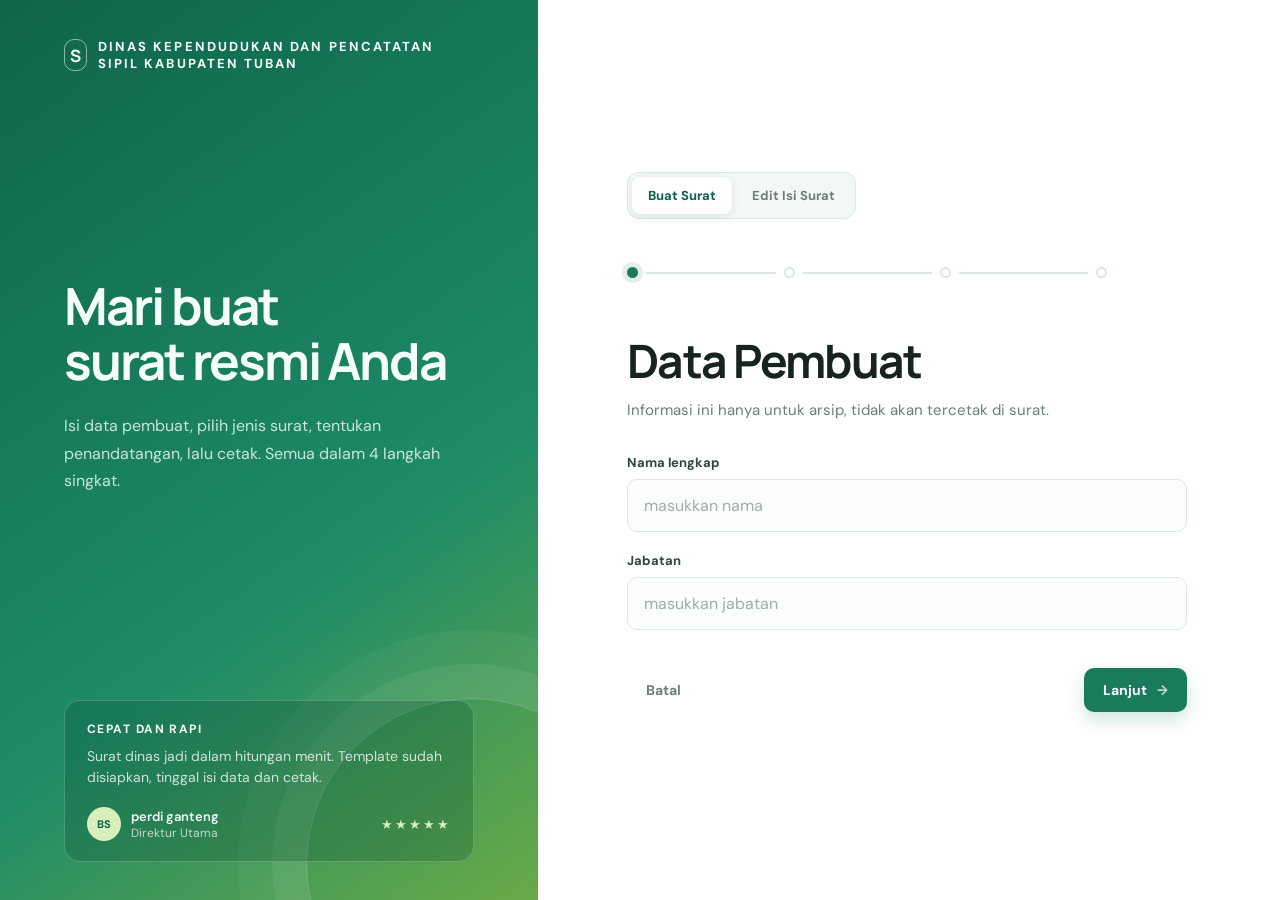
<file: client/index.html>
<!DOCTYPE html>
<html lang="id">
<head>
<meta charset="utf-8">
<meta name="viewport" content="width=device-width,initial-scale=1">
<title>Mulai · SuratApp</title>
<link rel="stylesheet" href="style.css">
</head>
<body>
<div class="split">

  <!-- LEFT -->
  <aside class="split-left">
    <a href="dashboard.html" class="brand">
      <span class="brand-mark">S</span> DINAS KEPENDUDUKAN DAN PENCATATAN SIPIL KABUPATEN TUBAN 
    </a>

    <div class="split-left-content">
      <h1>Mari buat<br>surat resmi Anda</h1>
      <p class="sub">Isi data pembuat, pilih jenis surat, tentukan penandatangan, lalu cetak. Semua dalam 4 langkah singkat.</p>
    </div>

    <div class="quote-card">
      <div class="q-title">Cepat dan rapi</div>
      <div class="q-body">Surat dinas jadi dalam hitungan menit. Template sudah disiapkan, tinggal isi data dan cetak.</div>
      <div class="q-author">
        <div class="avatar">BS</div>
        <div>
          <div style="font-weight:600">perdi ganteng</div>
          <div style="color:rgba(255,255,255,.7);font-size:12px">Direktur Utama</div>
        </div>
        <div class="stars">★★★★★</div>
      </div>
    </div>
  </aside>

  <!-- RIGHT -->
  <main class="split-right">
    <nav class="category-nav" aria-label="Kategori SuratApp">
      <span class="category-link active" aria-current="page">Buat Surat</span>
      <a class="category-link" href="template.html">Edit Isi Surat</a>
    </nav>

    <div class="progress">
      <div class="progress-step active">
        <div class="progress-dot"></div>
        <div class="progress-line"></div>
      </div>
      <div class="progress-step">
        <div class="progress-dot"></div>
        <div class="progress-line"></div>
      </div>
      <div class="progress-step">
        <div class="progress-dot"></div>
        <div class="progress-line"></div>
      </div>
      <div class="progress-step">
        <div class="progress-dot"></div>
      </div>
    </div>

    <h1 class="form-title">Data Pembuat</h1>
    <p class="form-sub">Informasi ini hanya untuk arsip, tidak akan tercetak di surat.</p>

    <form id="form">
      <div class="form-grid">
        <div class="field full">
          <label for="nama">Nama lengkap</label>
          <input id="nama" type="text" name="nama" placeholder="masukkan nama" autocomplete="name" required>
        </div>

        <div class="field full">
          <label for="jabatan">Jabatan</label>
          <input id="jabatan" type="text" name="jabatan" placeholder="masukkan jabatan" autocomplete="organization-title" required>
        </div>
      </div>

      <div class="actions">
        <a class="btn btn-ghost" href="dashboard.html">Batal</a>
        <button type="submit" class="btn btn-primary">
          Lanjut <span style="opacity:.7">→</span>
        </button>
      </div>
    </form>
  </main>

</div>

<script src="data.js"></script>
<script>
  document.getElementById("form").addEventListener("submit", (e) => {
    e.preventDefault();
    const fd = new FormData(e.target);
    const pembuat = {
      nama: fd.get("nama").trim(),
      jabatan: fd.get("jabatan").trim(),
    };
    clearSession();
    patchSession({ pembuat });
    location.href = "jenis.html";
  });
</script>
</body>
</html>
</file>
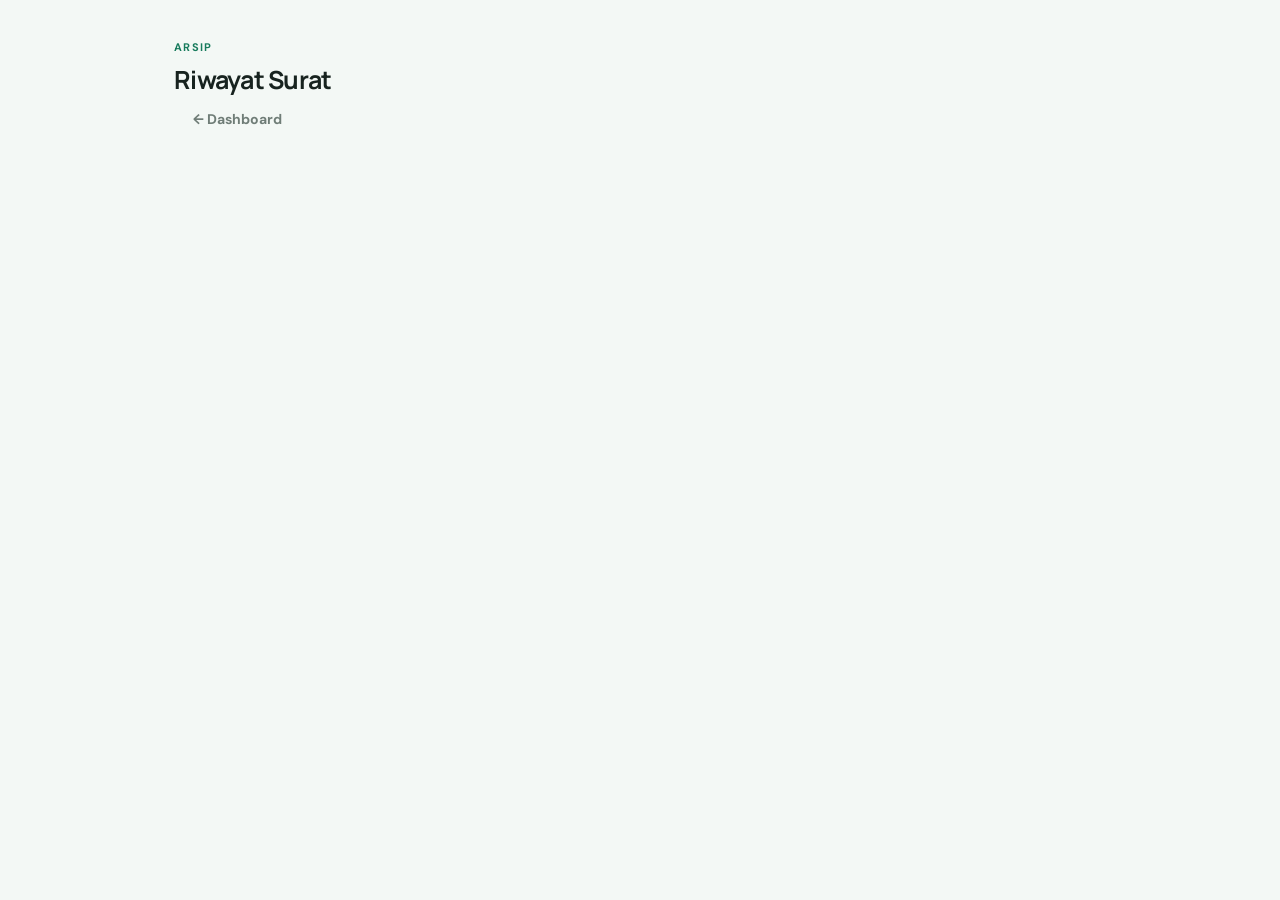
<file: client/arsip.html>
<!DOCTYPE html>
<html lang="id">
<head>
<meta charset="utf-8">
<meta name="viewport" content="width=device-width,initial-scale=1">
<title>Arsip Surat · SuratApp</title>
<link rel="stylesheet" href="style.css">
<style>
  .archive-shell {
    max-width: 980px;
    margin: 0 auto;
    padding: 40px 24px 80px;
  }
  .archive-list {
    display: grid;
    gap: 16px;
    margin-top: 24px;
  }
  .archive-item {
    padding: 20px 22px;
    border: 1px solid var(--line);
    border-radius: 14px;
    background: var(--paper);
  }
  .archive-item h3 {
    margin: 0 0 8px;
    font-size: 22px;
    letter-spacing: -.03em;
  }
  .archive-meta {
    color: var(--muted);
    line-height: 1.6;
    font-size: 14px;
  }
</style>
</head>
<body>
  <div class="archive-shell">
    <div class="dashboard-top" style="margin-bottom:0;">
      <div>
        <div class="preview-eyebrow">Arsip</div>
        <h1 class="preview-title" style="text-align:left; margin-top:8px;">Riwayat Surat</h1>
      </div>
      <a href="dashboard.html" class="btn btn-ghost">← Dashboard</a>
    </div>

    <div id="archive-list" class="archive-list"></div>
  </div>

  <script src="data.js"></script>
  <script>
    const list = document.getElementById("archive-list");
    let letters = [];
    try {
      letters = JSON.parse(localStorage.getItem("suratapp_letters")) || [];
    } catch (error) {
      letters = [];
    }

    if (!letters.length) {
      list.innerHTML = '<div class="archive-item"><h3>Belum ada surat</h3><p class="archive-meta">Surat yang dibuat akan otomatis masuk ke sini.</p></div>';
      return;
    }

    list.innerHTML = letters.map((letter) => {
      const template = getTemplates().find((item) => item.key === letter.template_key) || { nama: "Template" };
      return `
        <article class="archive-item">
          <h3>${escapeHtml(letter.nomor_surat || letter.id)}</h3>
          <div class="archive-meta">
            <div><strong>Jenis:</strong> ${escapeHtml(template.nama)}</div>
            <div><strong>Penandatangan:</strong> ${escapeHtml(letter.signer_nama || "-")}</div>
            <div><strong>Pembuat:</strong> ${escapeHtml(letter.created_by || "-")}</div>
            <div><strong>Status:</strong> ${escapeHtml(letter.status || "final")}</div>
          </div>
        </article>
      `;
    }).join("");
  </script>
</body>
</html>
</file>
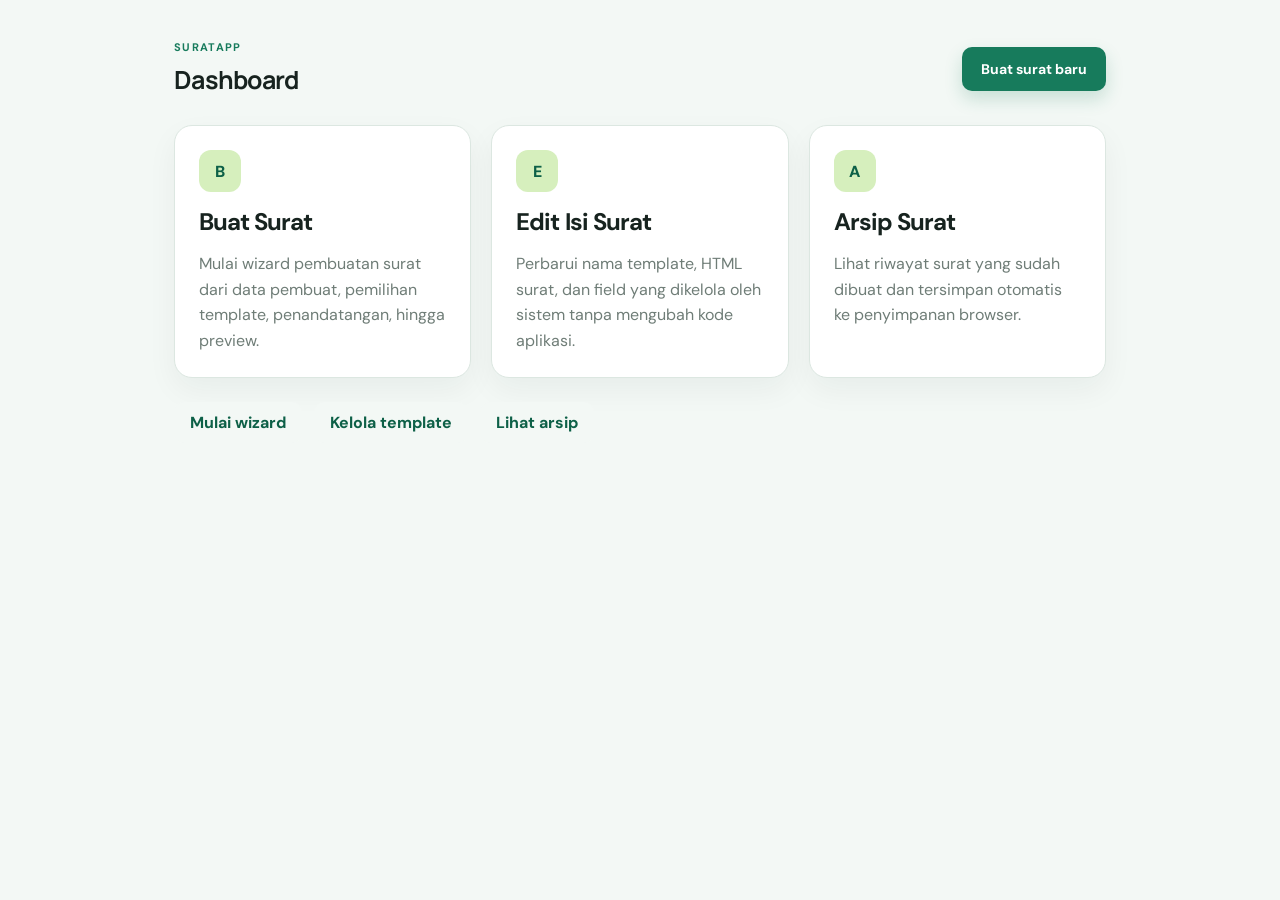
<file: client/dashboard.html>
<!DOCTYPE html>
<html lang="id">
<head>
<meta charset="utf-8">
<meta name="viewport" content="width=device-width,initial-scale=1">
<title>Dashboard · SuratApp</title>
<link rel="stylesheet" href="style.css">
<style>
  .dashboard-shell {
    max-width: 980px;
    margin: 0 auto;
    padding: 40px 24px 80px;
  }
  .dashboard-top {
    display: flex;
    align-items: center;
    justify-content: space-between;
    gap: 16px;
    margin-bottom: 28px;
  }
  .dashboard-grid {
    display: grid;
    grid-template-columns: repeat(auto-fit, minmax(260px, 1fr));
    gap: 20px;
  }
  .dash-card {
    display: flex;
    flex-direction: column;
    gap: 14px;
    padding: 24px;
    border: 1px solid var(--line);
    border-radius: 18px;
    background: var(--paper);
    box-shadow: 0 12px 30px rgba(18, 43, 34, 0.05);
    text-decoration: none;
    color: inherit;
  }
  .dash-badge {
    display: inline-flex;
    align-items: center;
    justify-content: center;
    width: 42px;
    height: 42px;
    border-radius: 12px;
    background: var(--lime);
    color: var(--green-dark);
    font-weight: 800;
  }
  .dash-card h2 {
    margin: 0;
    font-size: 24px;
    letter-spacing: -.04em;
  }
  .dash-card p {
    margin: 0;
    color: var(--muted);
    line-height: 1.6;
  }
  .action-row {
    margin-top: 24px;
    display: flex;
    gap: 12px;
    flex-wrap: wrap;
  }
  .mini-btn {
    display: inline-flex;
    align-items: center;
    justify-content: center;
    padding: 10px 16px;
    border-radius: 10px;
    background: var(--mist);
    color: var(--green-dark);
    text-decoration: none;
    font-weight: 700;
  }
</style>
</head>
<body>
  <div class="dashboard-shell">
    <div class="dashboard-top">
      <div>
        <div class="preview-eyebrow">SuratApp</div>
        <h1 class="preview-title" style="text-align:left; margin-top:8px;">Dashboard</h1>
      </div>
      <a href="index.html" class="btn btn-primary">Buat surat baru</a>
    </div>

    <div class="dashboard-grid">
      <a class="dash-card" href="index.html">
        <span class="dash-badge">B</span>
        <h2>Buat Surat</h2>
        <p>Mulai wizard pembuatan surat dari data pembuat, pemilihan template, penandatangan, hingga preview.</p>
      </a>

      <a class="dash-card" href="template.html">
        <span class="dash-badge">E</span>
        <h2>Edit Isi Surat</h2>
        <p>Perbarui nama template, HTML surat, dan field yang dikelola oleh sistem tanpa mengubah kode aplikasi.</p>
      </a>

      <a class="dash-card" href="arsip.html">
        <span class="dash-badge">A</span>
        <h2>Arsip Surat</h2>
        <p>Lihat riwayat surat yang sudah dibuat dan tersimpan otomatis ke penyimpanan browser.</p>
      </a>
    </div>

    <div class="action-row">
      <a class="mini-btn" href="index.html">Mulai wizard</a>
      <a class="mini-btn" href="template.html">Kelola template</a>
      <a class="mini-btn" href="arsip.html">Lihat arsip</a>
    </div>
  </div>
</body>
</html>
</file>
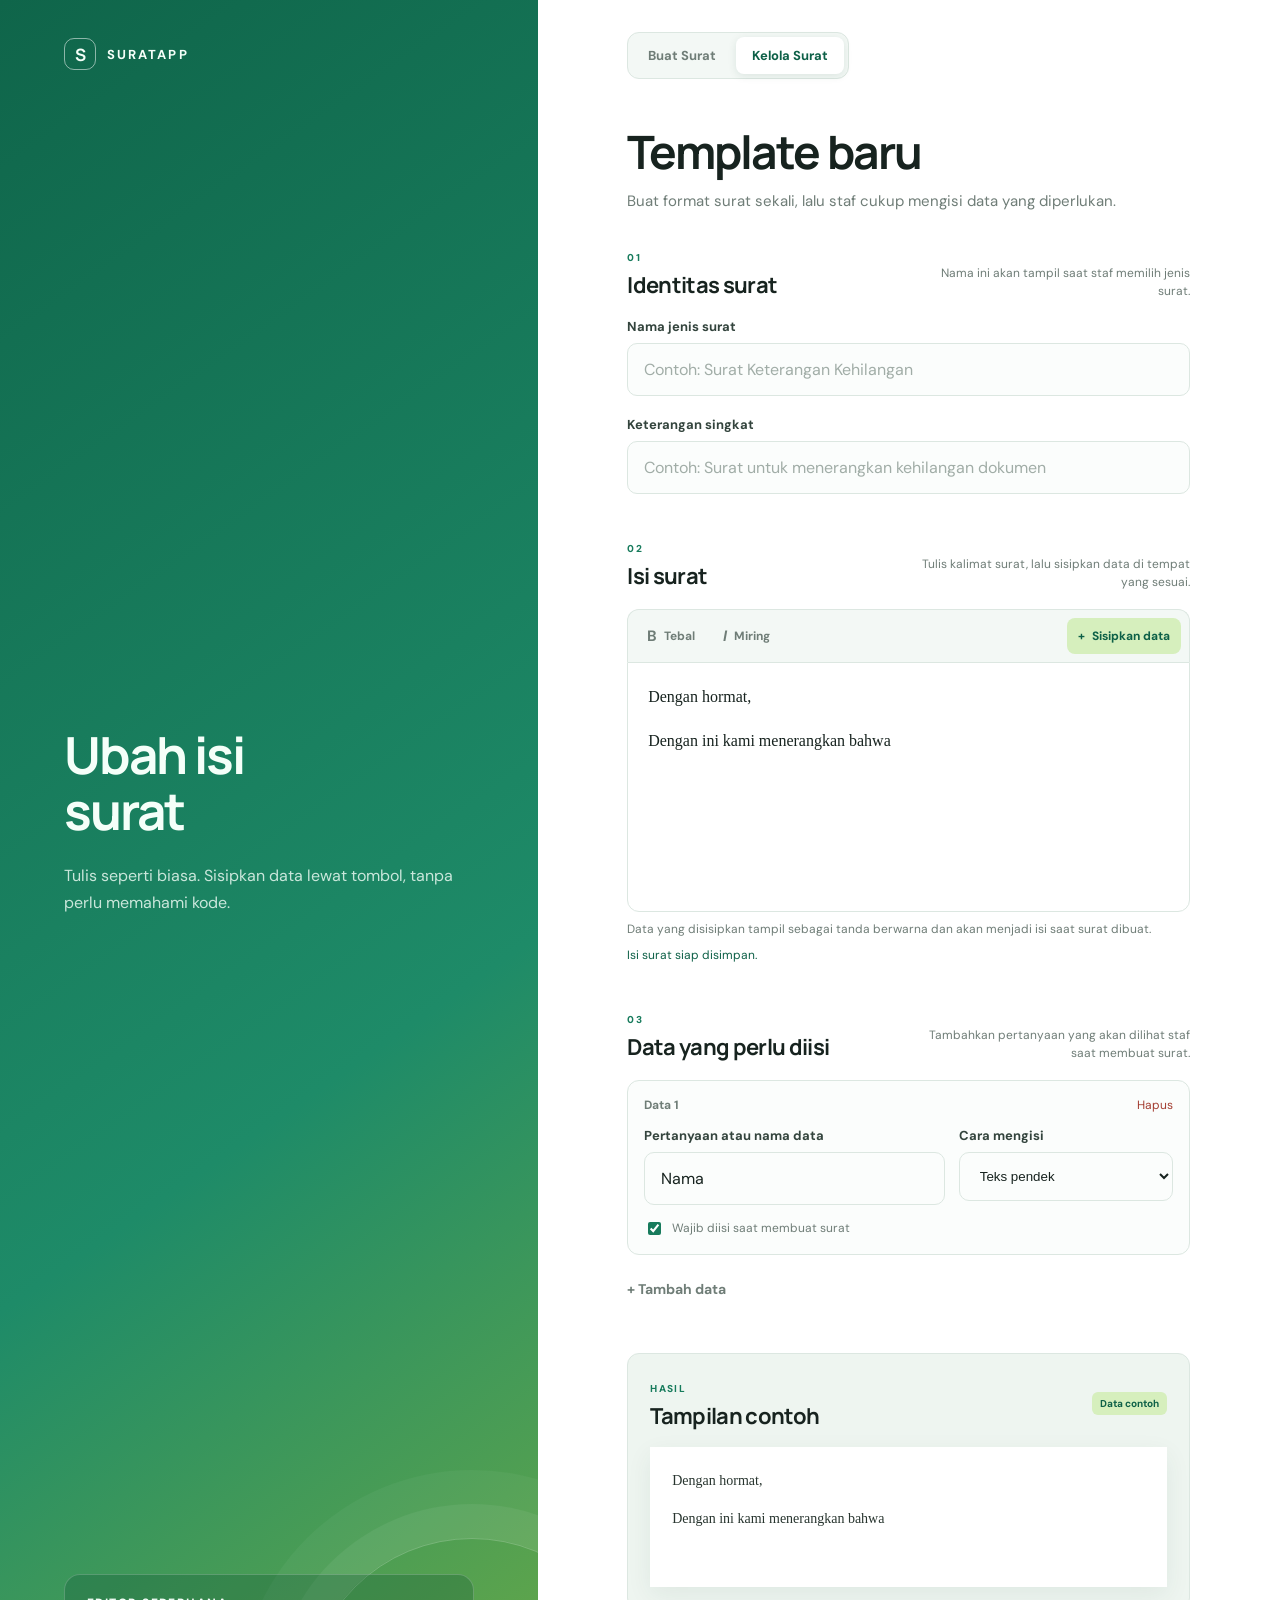
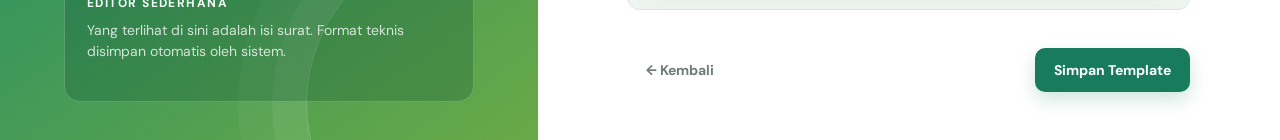
<file: client/edit.html>
<!DOCTYPE html>
<html lang="id">
<head>
<meta charset="utf-8">
<meta name="viewport" content="width=device-width,initial-scale=1">
<title>Editor Template · SuratApp</title>
<link rel="stylesheet" href="style.css">
</head>
<body>
<div class="split">
  <aside class="split-left">
    <a href="dashboard.html" class="brand"><span class="brand-mark">S</span> SURATAPP</a>
    <div class="split-left-content">
      <h1>Ubah isi<br>surat</h1>
      <p class="sub">Tulis seperti biasa. Sisipkan data lewat tombol, tanpa perlu memahami kode.</p>
    </div>
    <div class="quote-card">
      <div class="q-title">Editor sederhana</div>
      <div class="q-body">Yang terlihat di sini adalah isi surat. Format teknis disimpan otomatis oleh sistem.</div>
    </div>
  </aside>

  <main class="split-right">
    <nav class="category-nav" aria-label="Kategori SuratApp">
      <a class="category-link" href="index.html">Buat Surat</a>
      <span class="category-link active" aria-current="page">Kelola Surat</span>
    </nav>

    <h1 class="form-title" id="page-title">Template baru</h1>
    <p class="form-sub">Buat format surat sekali, lalu staf cukup mengisi data yang diperlukan.</p>

    <form id="template-editor-form" novalidate>
      <section class="editor-section">
        <div class="section-heading"><div><span class="section-kicker">01</span><h2>Identitas surat</h2></div><p>Nama ini akan tampil saat staf memilih jenis surat.</p></div>
        <div class="form-grid editor-width">
          <div class="field full"><label for="template-nama">Nama jenis surat</label><input id="template-nama" name="nama" type="text" placeholder="Contoh: Surat Keterangan Kehilangan" required></div>
          <div class="field full"><label for="template-deskripsi">Keterangan singkat</label><input id="template-deskripsi" name="deskripsi" type="text" placeholder="Contoh: Surat untuk menerangkan kehilangan dokumen"></div>
          <input id="template-key" name="key" type="hidden">
        </div>
      </section>

      <section class="editor-section">
        <div class="section-heading"><div><span class="section-kicker">02</span><h2>Isi surat</h2></div><p>Tulis kalimat surat, lalu sisipkan data di tempat yang sesuai.</p></div>
        <div class="editor-width">
          <div class="editor-toolbar" role="toolbar" aria-label="Format isi surat">
            <button type="button" class="toolbar-button" data-command="bold"><strong>B</strong><span>Tebal</span></button>
            <button type="button" class="toolbar-button" data-command="italic"><em>I</em><span>Miring</span></button>
            <button type="button" class="toolbar-button toolbar-insert" id="insert-field-button">+ <span>Sisipkan data</span></button>
          </div>
          <div id="template-editor" class="template-editor" contenteditable="true" role="textbox" aria-multiline="true" data-placeholder="Contoh: Dengan hormat,&#10;&#10;Dengan ini kami menerangkan bahwa ..."></div>
          <p class="editor-hint">Data yang disisipkan tampil sebagai tanda berwarna dan akan menjadi isi saat surat dibuat.</p>
          <p id="editor-status" class="editor-status" role="status"></p>
        </div>
      </section>

      <section class="editor-section">
        <div class="section-heading"><div><span class="section-kicker">03</span><h2>Data yang perlu diisi</h2></div><p>Tambahkan pertanyaan yang akan dilihat staf saat membuat surat.</p></div>
        <div id="field-list" class="field-list editor-width"></div>
        <button type="button" class="btn btn-ghost add-field-button" id="add-field-button">+ Tambah data</button>
      </section>

      <section class="editor-preview editor-width">
        <div class="preview-heading"><div><span class="section-kicker">HASIL</span><h2>Tampilan contoh</h2></div><span class="preview-badge">Data contoh</span></div>
        <div id="template-preview" class="template-preview"></div>
      </section>

      <div class="actions editor-width"><a class="btn btn-ghost" href="template.html">← Kembali</a><button type="submit" class="btn btn-primary">Simpan Template</button></div>
    </form>
  </main>
</div>

<div id="field-dialog" class="field-dialog" hidden>
  <div class="dialog-backdrop" data-close-dialog></div>
  <section class="dialog-panel" role="dialog" aria-modal="true" aria-labelledby="dialog-title">
    <button type="button" class="dialog-close" data-close-dialog aria-label="Tutup">×</button>
    <span class="section-kicker">SISIPKAN KE SURAT</span><h2 id="dialog-title">Pilih data</h2><p>Data ini akan menjadi pertanyaan yang diisi staf.</p>
    <div id="dialog-field-list" class="dialog-field-list"></div><p id="dialog-empty" class="dialog-empty" hidden>Tambahkan data terlebih dahulu di bagian bawah.</p>
  </section>
</div>

<script src="data.js"></script>
<script src="edit.js"></script>
</body>
</html>
</file>
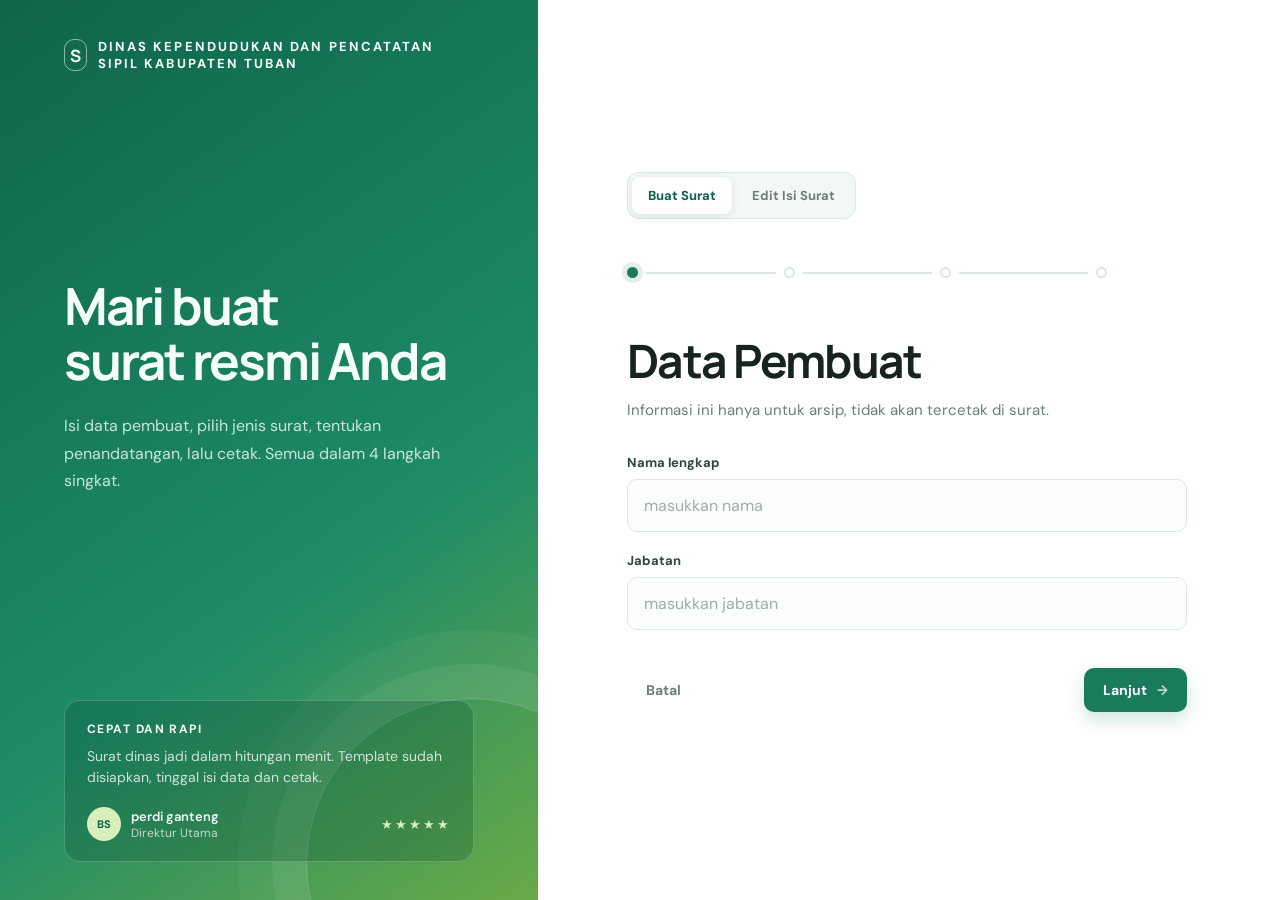
<file: client/form.html>
<!DOCTYPE html>
<html lang="id">
<head>
<meta charset="utf-8">
<meta name="viewport" content="width=device-width,initial-scale=1">
<title>Isi Data Surat · SuratApp</title>
<link rel="stylesheet" href="style.css">
</head>
<body>
<div class="split">
  <aside class="split-left">
    <a href="dashboard.html" class="brand"><span class="brand-mark">S</span> SURATAPP</a>
    <div class="split-left-content">
      <h1>Lengkapi<br>data surat</h1>
      <p class="sub">Isi field yang tersedia. Format dan isi surat akan dirender otomatis dari template yang sudah dipilih.</p>
    </div>
    <div class="quote-card">
      <div class="q-title">Langkah 4 dari 4</div>
      <div class="q-body">Data yang Anda isi akan menjadi isi surat, sedangkan data pembuat hanya tersimpan untuk arsip.</div>
    </div>
  </aside>

  <main class="split-right">
    <nav class="category-nav" aria-label="Kategori SuratApp">
      <span class="category-link active" aria-current="page">Buat Surat</span>
      <a class="category-link" href="template.html">Edit Isi Surat</a>
    </nav>

    <div class="progress">
      <div class="progress-step active"><div class="progress-dot"></div><div class="progress-line"></div></div>
      <div class="progress-step active"><div class="progress-dot"></div><div class="progress-line"></div></div>
      <div class="progress-step active"><div class="progress-dot"></div><div class="progress-line"></div></div>
      <div class="progress-step active"><div class="progress-dot"></div></div>
    </div>

    <h1 class="form-title">Isi Data Surat</h1>
    <p class="form-sub" id="template-name">Data akan dirender ke dalam template surat.</p>

    <form id="letter-form">
      <div class="form-grid" id="field-list"></div>
      <div class="actions">
        <a class="btn btn-ghost" href="penandatangan.html">← Kembali</a>
        <button type="submit" class="btn btn-primary">Lihat Preview <span style="opacity:.7">→</span></button>
      </div>
    </form>
  </main>
</div>

<script src="data.js"></script>
<script>
  const session = getSession();
  if (!session.pembuat || !session.template_key || !session.signer_nama) {
    location.href = !session.pembuat ? "index.html" : (!session.template_key ? "jenis.html" : "penandatangan.html");
  }

  const template = getTemplates().find((item) => item.key === session.template_key);
  if (!template) {
    location.href = "jenis.html";
  }

  document.getElementById("template-name").textContent = `${template.nama} · Lengkapi data berikut.`;
  const fieldList = document.getElementById("field-list");
  fieldList.innerHTML = `
    <div class="field full">
      <label for="nomor_surat">Nomor surat</label>
      <input id="nomor_surat" name="nomor_surat" type="text" placeholder="000/SuratApp/IX/2026" required>
    </div>
    ${(template.fields || []).map((field) => `
      <div class="field ${field.type === "textarea" ? "full" : ""}">
        <label for="${escapeHtml(field.name)}">${escapeHtml(field.label)}</label>
        ${field.type === "textarea"
          ? `<textarea id="${escapeHtml(field.name)}" name="${escapeHtml(field.name)}" rows="4"${field.required ? " required" : ""}></textarea>`
          : `<input id="${escapeHtml(field.name)}" name="${escapeHtml(field.name)}" type="${escapeHtml(field.type || "text")}"${field.required ? " required" : ""}>`}
      </div>
    `).join("")}
  `;

  document.getElementById("letter-form").addEventListener("submit", (event) => {
    event.preventDefault();
    const values = Object.fromEntries(new FormData(event.target).entries());
    const { nomor_surat, ...data } = values;
    patchSession({ nomor_surat, data });
    location.href = "preview.html";
  });
</script>
</body>
</html>
</file>
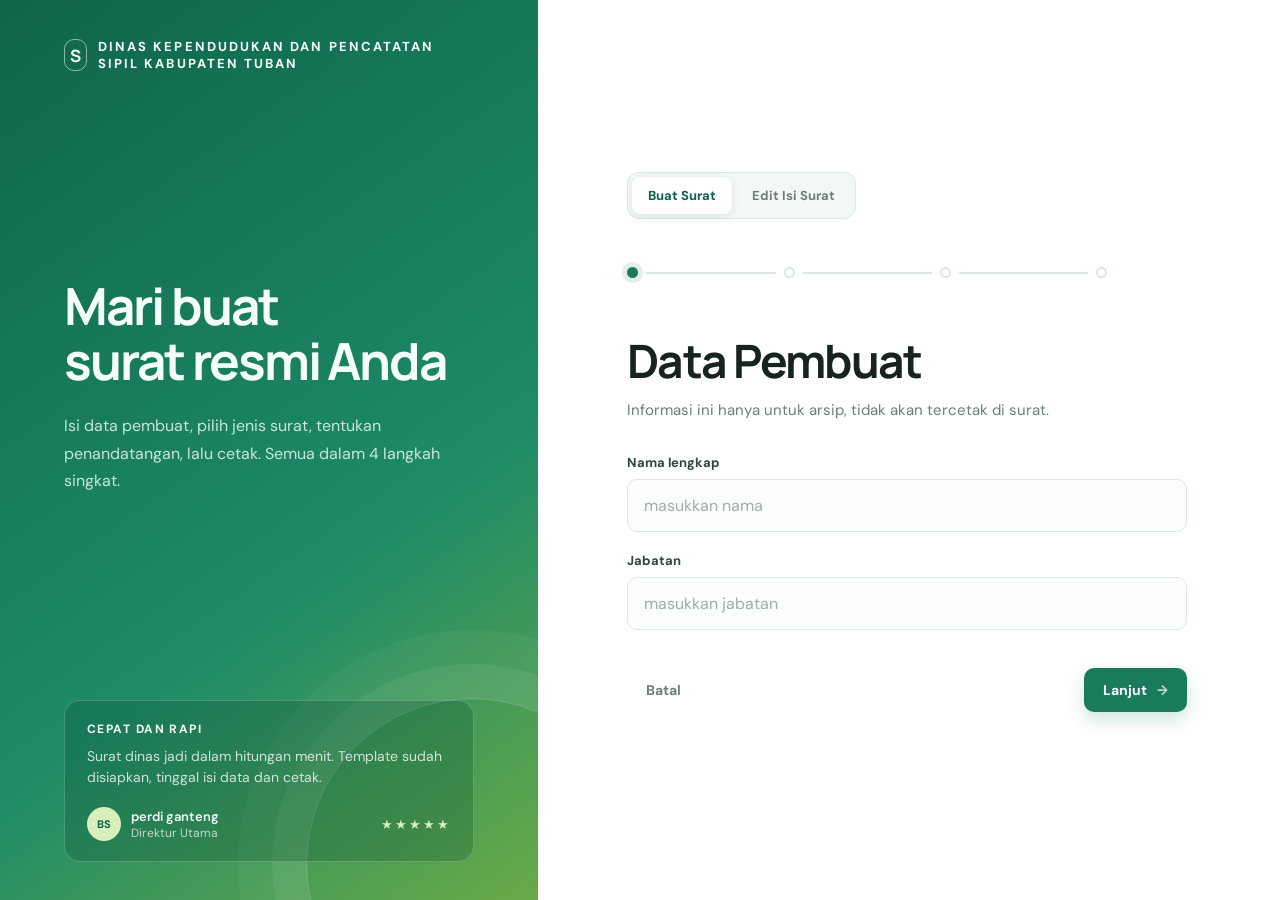
<file: client/jenis.html>
<!DOCTYPE html>
<html lang="id">
<head>
<meta charset="utf-8">
<meta name="viewport" content="width=device-width,initial-scale=1">
<title>Pilih Jenis Surat · SuratApp</title>
<link rel="stylesheet" href="style.css">
</head>
<body>
<div class="split">
  <aside class="split-left">
    <a href="dashboard.html" class="brand">
      <span class="brand-mark">S</span> SURATAPP
    </a>

    <div class="split-left-content">
      <h1>Pilih template<br>yang sesuai</h1>
      <p class="sub">Setiap template sudah memiliki format dan field yang diperlukan. Anda cukup memilih jenis suratnya.</p>
    </div>

    <div class="quote-card">
      <div class="q-title">Langkah 2 dari 4</div>
      <div class="q-body">Data pembuat sudah tersimpan untuk arsip. Berikutnya, pilih format surat yang akan digunakan.</div>
    </div>
  </aside>

  <main class="split-right">
    <nav class="category-nav" aria-label="Kategori SuratApp">
      <span class="category-link active" aria-current="page">Buat Surat</span>
      <a class="category-link" href="template.html">Edit Isi Surat</a>
    </nav>

    <div class="progress">
      <div class="progress-step active"><div class="progress-dot"></div><div class="progress-line"></div></div>
      <div class="progress-step active"><div class="progress-dot"></div><div class="progress-line"></div></div>
      <div class="progress-step"><div class="progress-dot"></div><div class="progress-line"></div></div>
      <div class="progress-step"><div class="progress-dot"></div></div>
    </div>

    <h1 class="form-title">Jenis Surat</h1>
    <p class="form-sub">Pilih salah satu template untuk melanjutkan.</p>

    <form id="template-form">
      <div class="template-list" id="template-list"></div>

      <div class="actions">
        <a class="btn btn-ghost" href="index.html">← Kembali</a>
        <button type="submit" class="btn btn-primary">Lanjut <span style="opacity:.7">→</span></button>
      </div>
    </form>
  </main>
</div>

<script src="data.js"></script>
<script>
  const session = getSession();
  if (!session.pembuat) {
    location.href = "index.html";
  }

  const templateList = document.getElementById("template-list");
  templateList.innerHTML = getTemplates().map((template, index) => `
    <label class="template-option">
      <input type="radio" name="template_key" value="${escapeHtml(template.key)}"${index === 0 ? " required" : ""}>
      <span class="template-card">
        <span class="template-icon">${escapeHtml(template.nama.slice(0, 2).toUpperCase())}</span>
        <span class="template-copy">
          <strong>${escapeHtml(template.nama)}</strong>
          <small>${escapeHtml(template.deskripsi || "Template surat resmi siap pakai.")}</small>
        </span>
        <span class="template-check" aria-hidden="true">✓</span>
      </span>
    </label>
  `).join("");

  document.getElementById("template-form").addEventListener("submit", (event) => {
    event.preventDefault();
    const templateKey = new FormData(event.target).get("template_key");
    patchSession({ template_key: templateKey });
    location.href = "penandatangan.html";
  });
</script>
</body>
</html>
</file>
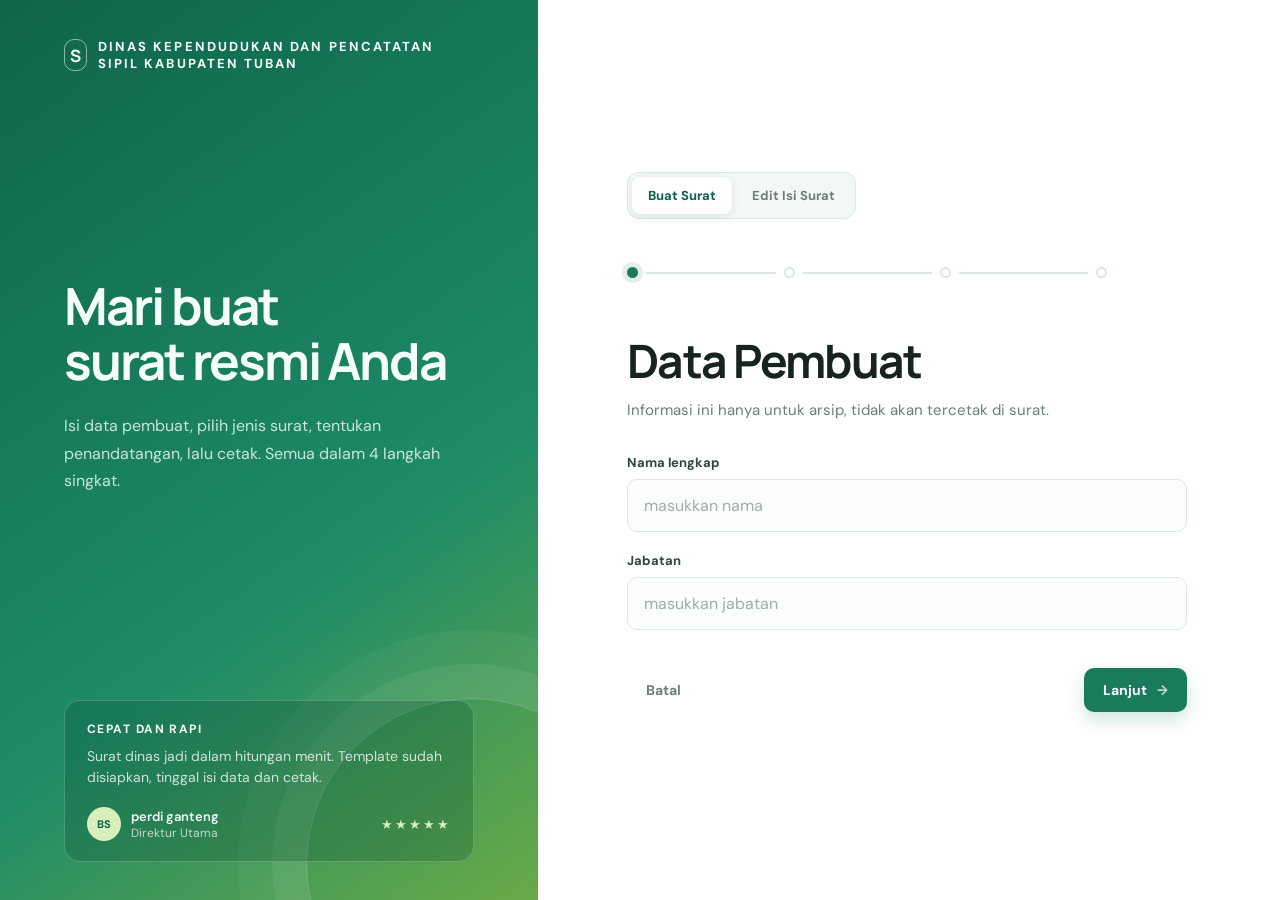
<file: client/penandatangan.html>
<!DOCTYPE html>
<html lang="id">
<head>
<meta charset="utf-8">
<meta name="viewport" content="width=device-width,initial-scale=1">
<title>Pilih Penandatangan · SuratApp</title>
<link rel="stylesheet" href="style.css">
</head>
<body>
<div class="split">
  <aside class="split-left">
    <a href="dashboard.html" class="brand">
      <span class="brand-mark">S</span> SURATAPP
    </a>

    <div class="split-left-content">
      <h1>Tentukan<br>penandatangan</h1>
      <p class="sub">Pilih pejabat yang akan tercetak di surat. Data ini berbeda dari data pembuat dan disimpan sebagai snapshot.</p>
    </div>

    <div class="quote-card">
      <div class="q-title">Langkah 3 dari 4</div>
      <div class="q-body">Penandatangan yang dipilih akan tercetak di bagian akhir surat.</div>
    </div>
  </aside>

  <main class="split-right">
    <nav class="category-nav" aria-label="Kategori SuratApp">
      <span class="category-link active" aria-current="page">Buat Surat</span>
      <a class="category-link" href="template.html">Edit Isi Surat</a>
    </nav>

    <div class="progress">
      <div class="progress-step active"><div class="progress-dot"></div><div class="progress-line"></div></div>
      <div class="progress-step active"><div class="progress-dot"></div><div class="progress-line"></div></div>
      <div class="progress-step active"><div class="progress-dot"></div><div class="progress-line"></div></div>
      <div class="progress-step"><div class="progress-dot"></div></div>
    </div>

    <h1 class="form-title">Penandatangan</h1>
    <p class="form-sub">Siapa yang akan menandatangani surat ini?</p>

    <form id="signer-form">
      <div class="signer-mode-list">
        <label class="signer-mode-option">
          <input type="radio" name="signer_mode" value="selected" checked>
          <span class="signer-mode-card"><strong>Pilih dari daftar</strong><small>Gunakan data pejabat yang sudah tersimpan</small></span>
        </label>
        <label class="signer-mode-option">
          <input type="radio" name="signer_mode" value="manual">
          <span class="signer-mode-card"><strong>Isi manual</strong><small>Untuk penandatangan An. atau Plt.</small></span>
        </label>
      </div>

      <div id="selected-panel" class="signer-panel">
        <div class="signer-list" id="signer-list"></div>
      </div>

      <div id="manual-panel" class="signer-panel hidden">
        <div class="form-grid">
          <div class="field full">
            <label for="manual-nama">Nama penandatangan</label>
            <input id="manual-nama" name="manual_nama" type="text" placeholder="An. Budi Santoso">
          </div>
          <div class="field full">
            <label for="manual-jabatan">Jabatan</label>
            <input id="manual-jabatan" name="manual_jabatan" type="text" placeholder="Plt. Direktur Utama">
          </div>
          <div class="field full">
            <label for="manual-nip">NIP</label>
            <input id="manual-nip" name="manual_nip" type="text" placeholder="Masukkan NIP">
          </div>
        </div>
      </div>

      <div class="actions">
        <a class="btn btn-ghost" href="jenis.html">← Kembali</a>
        <button type="submit" class="btn btn-primary">Lanjut <span style="opacity:.7">→</span></button>
      </div>
    </form>
  </main>
</div>

<script src="data.js"></script>
<script>
  const session = getSession();
  if (!session.pembuat || !session.template_key) {
    location.href = !session.pembuat ? "index.html" : "jenis.html";
  }

  const signerList = document.getElementById("signer-list");
  signerList.innerHTML = getDirut().map((signer, index) => `
    <label class="signer-option">
      <input type="radio" name="signer_id" value="${escapeHtml(signer.id)}"${index === 0 ? " checked required" : ""}>
      <span class="signer-card">
        <span class="avatar">${escapeHtml(signer.nama.slice(0, 2).toUpperCase())}</span>
        <span class="signer-copy"><strong>${escapeHtml(signer.nama)}</strong><small>${escapeHtml(signer.jabatan)} · NIP ${escapeHtml(signer.nip)}</small></span>
        <span class="template-check" aria-hidden="true">✓</span>
      </span>
    </label>
  `).join("");

  const selectedPanel = document.getElementById("selected-panel");
  const manualPanel = document.getElementById("manual-panel");
  document.querySelectorAll('input[name="signer_mode"]').forEach((input) => {
    input.addEventListener("change", () => {
      const manual = input.value === "manual" && input.checked;
      selectedPanel.classList.toggle("hidden", manual);
      manualPanel.classList.toggle("hidden", !manual);
      document.querySelectorAll('input[name="signer_id"]').forEach((signer) => signer.required = !manual);
      document.getElementById("manual-nama").required = manual;
      document.getElementById("manual-jabatan").required = manual;
    });
  });

  document.getElementById("signer-form").addEventListener("submit", (event) => {
    event.preventDefault();
    const formData = new FormData(event.target);
    const mode = formData.get("signer_mode");
    const signer = mode === "manual"
      ? { id: "", nama: formData.get("manual_nama").trim(), jabatan: formData.get("manual_jabatan").trim(), nip: formData.get("manual_nip").trim() }
      : getDirut().find((item) => item.id === formData.get("signer_id"));

    patchSession({
      signer_mode: mode,
      signer_id: signer.id,
      signer_nama: signer.nama,
      signer_jabatan: signer.jabatan,
      signer_nip: signer.nip,
    });
    location.href = "form.html";
  });
</script>
</body>
</html>
</file>
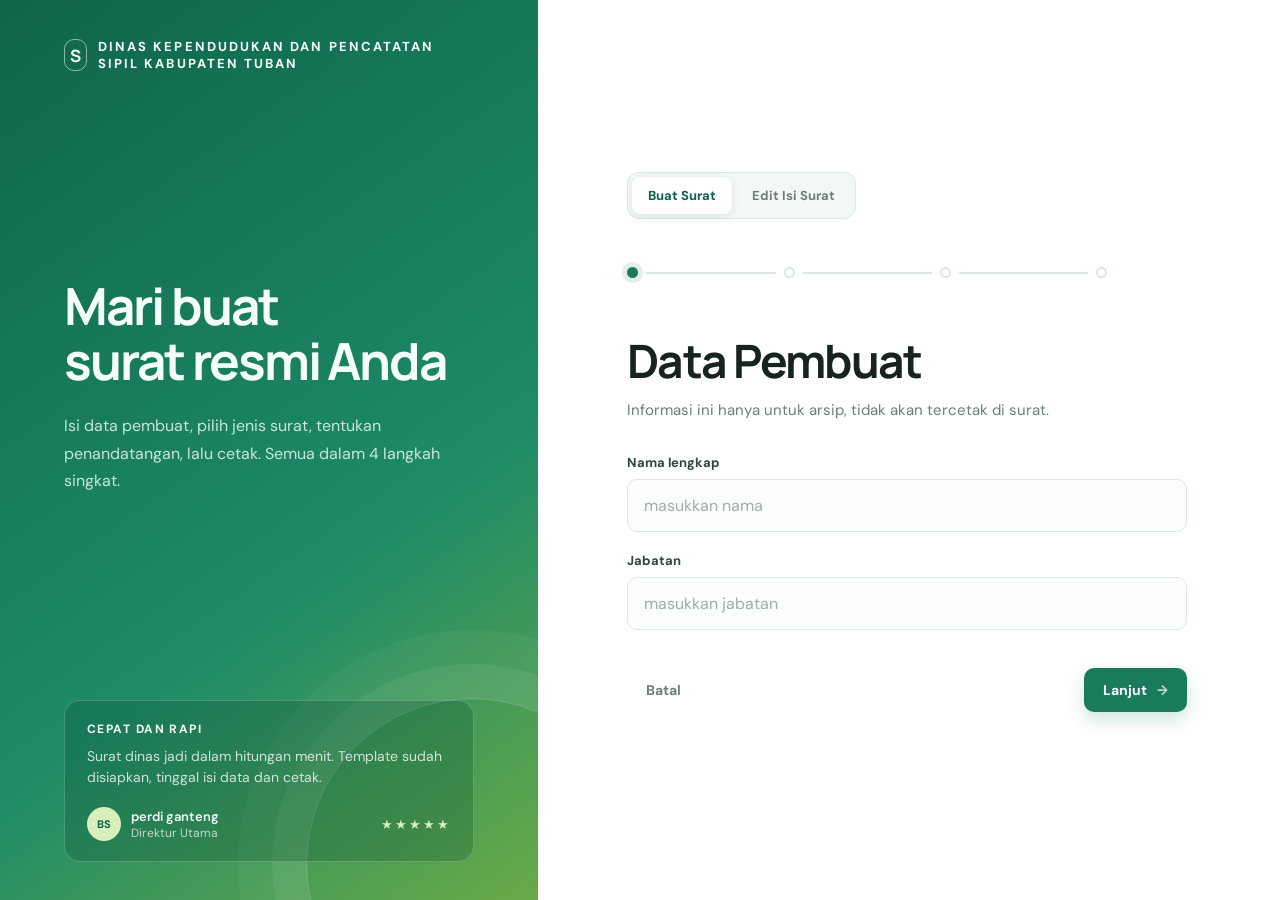
<file: client/preview.html>
<!DOCTYPE html>
<html lang="id">
<head>
<meta charset="utf-8">
<meta name="viewport" content="width=device-width,initial-scale=1">
<title>Preview Surat · SuratApp</title>
<link rel="stylesheet" href="style.css">
</head>
<body class="preview-page">
<div class="preview-shell">
  <header class="preview-header">
    <a href="form.html" class="btn btn-ghost">← Kembali</a>
    <div>
      <div class="preview-eyebrow">Surat siap diperiksa</div>
      <h1 class="preview-title">Preview Surat</h1>
    </div>
    <button class="btn btn-primary" id="print-button" type="button">Cetak / Simpan PDF</button>
  </header>

  <main class="paper" id="paper">
    <div class="paper-head">
      <div class="paper-brand">SURATAPP</div>
      <div class="paper-address">Dokumen Surat Resmi</div>
    </div>
    <div class="paper-rule"></div>
    <div class="paper-meta">
      <span>Nomor: <strong id="letter-number"></strong></span>
    </div>
    <h2 id="letter-title" class="letter-title"></h2>
    <section id="letter-content" class="letter-content"></section>
    <div class="signature">
      <div id="signature-place">Jakarta</div>
      <div>Penandatangan,</div>
      <div class="signature-space"></div>
      <strong id="signer-name"></strong>
      <div id="signer-role"></div>
      <div id="signer-nip"></div>
    </div>
  </main>

  <p class="archive-note" id="archive-note"></p>
</div>

<script src="data.js"></script>
<script>
  const session = getSession();
  if (!session.pembuat || !session.template_key || !session.signer_nama || !session.data || !session.nomor_surat) {
    location.href = !session.pembuat ? "index.html" : (!session.template_key ? "jenis.html" : (!session.signer_nama ? "penandatangan.html" : "form.html"));
  }

  const template = getTemplates().find((item) => item.key === session.template_key);
  if (!template) {
    location.href = "jenis.html";
  }

  document.getElementById("letter-number").textContent = session.nomor_surat;
  document.getElementById("letter-title").textContent = template.nama;
  document.getElementById("letter-content").innerHTML = renderTemplate(template.template, session.data);
  document.getElementById("signer-name").textContent = session.signer_nama;
  document.getElementById("signer-role").textContent = session.signer_jabatan;
  document.getElementById("signer-nip").textContent = session.signer_nip ? `NIP. ${session.signer_nip}` : "";

  if (!session.letter_id) {
    const letter = saveLetter({
      template_key: session.template_key,
      created_by: session.pembuat.nama,
      created_by_detail: { jabatan: session.pembuat.jabatan },
      signer_mode: session.signer_mode,
      signer_id: session.signer_id,
      signer_nama: session.signer_nama,
      signer_jabatan: session.signer_jabatan,
      signer_nip: session.signer_nip,
      nomor_surat: session.nomor_surat,
      data: session.data,
      status: "final",
    });
    patchSession({ letter_id: letter.id });
    document.getElementById("archive-note").textContent = `Surat ${letter.id} otomatis tersimpan di arsip.`;
  } else {
    document.getElementById("archive-note").textContent = `Surat ${session.letter_id} tersimpan di arsip.`;
  }

  document.getElementById("print-button").addEventListener("click", () => window.print());
</script>
</body>
</html>
</file>
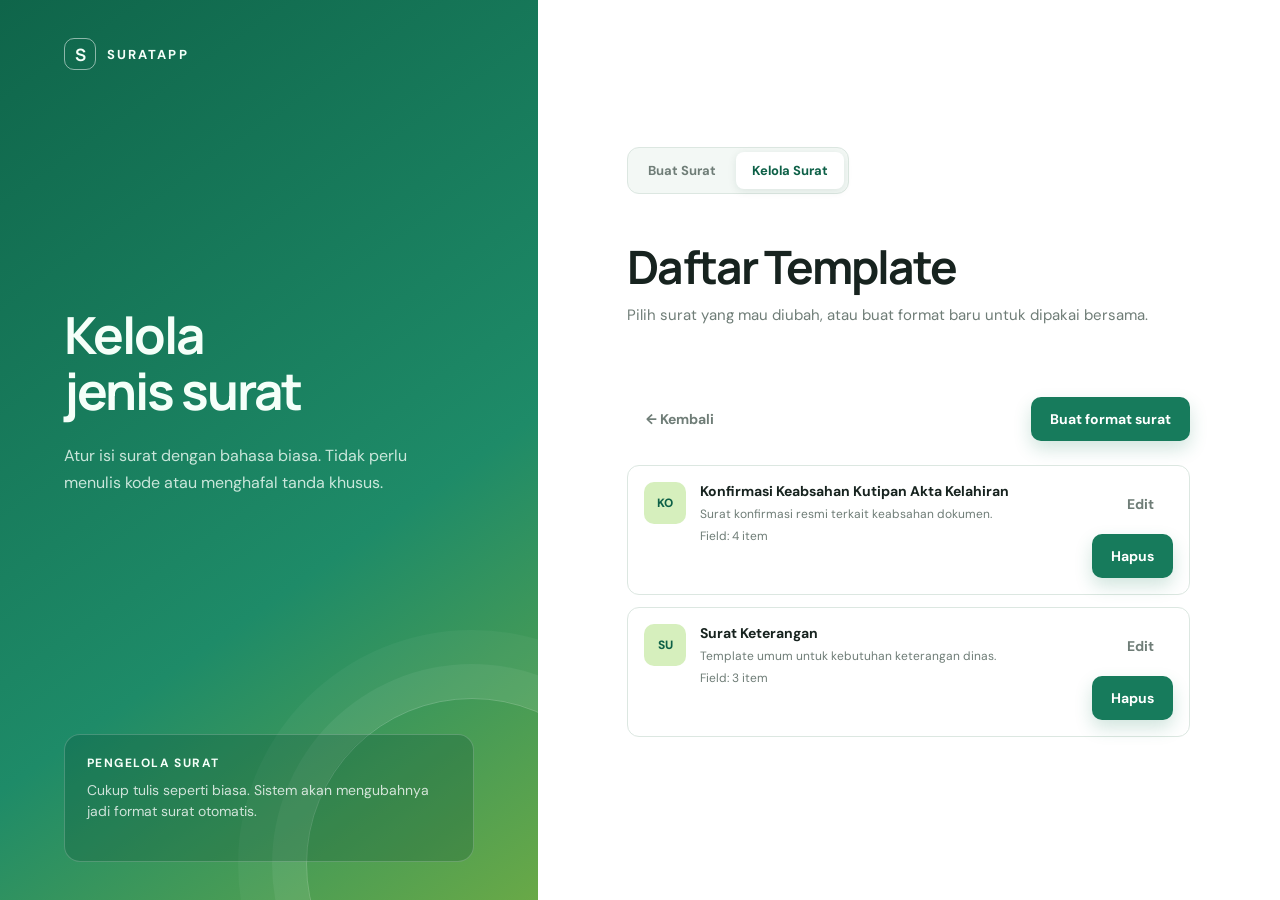
<file: client/template.html>
<!DOCTYPE html>
<html lang="id">
<head>
<meta charset="utf-8">
<meta name="viewport" content="width=device-width,initial-scale=1">
<title>Edit Isi Surat · SuratApp</title>
<link rel="stylesheet" href="style.css">
</head>
<body>
<div class="split">
  <aside class="split-left">
    <a href="dashboard.html" class="brand"><span class="brand-mark">S</span> SURATAPP</a>
    <div class="split-left-content">
      <h1>Kelola<br>jenis surat</h1>
      <p class="sub">Atur isi surat dengan bahasa biasa. Tidak perlu menulis kode atau menghafal tanda khusus.</p>
    </div>
    <div class="quote-card">
      <div class="q-title">Pengelola surat</div>
      <div class="q-body">Cukup tulis seperti biasa. Sistem akan mengubahnya jadi format surat otomatis.</div>
    </div>
  </aside>

  <main class="split-right">
    <nav class="category-nav" aria-label="Kategori SuratApp">
      <a class="category-link" href="index.html">Buat Surat</a>
      <span class="category-link active" aria-current="page">Kelola Surat</span>
    </nav>

    <h1 class="form-title">Daftar Template</h1>
    <p class="form-sub">Pilih surat yang mau diubah, atau buat format baru untuk dipakai bersama.</p>

    <div class="actions" style="max-width: 760px; margin-bottom: 24px;">
      <a class="btn btn-ghost" href="index.html">← Kembali</a>
      <a class="btn btn-primary" href="edit.html">Buat format surat</a>
    </div>

    <div id="template-list" class="template-list" style="max-width: 760px;"></div>
  </main>
</div>

<script src="data.js"></script>
<script>
  const list = document.getElementById("template-list");
  const templates = getTemplates();

  list.innerHTML = templates.map((template) => `
    <div class="template-card" style="align-items: flex-start;">
      <span class="template-icon">${escapeHtml((template.nama || "T").slice(0, 2).toUpperCase())}</span>
      <span class="template-copy" style="width: 100%;">
        <strong>${escapeHtml(template.nama)}</strong>
        <small>${escapeHtml(template.deskripsi || "Template surat resmi.")}</small>
        <small>Field: ${escapeHtml(String((template.fields || []).length))} item</small>
      </span>
      <span style="display:flex; gap:8px; margin-left:auto; flex-wrap: wrap; justify-content:flex-end;">
        <a class="btn btn-ghost" href="edit.html?key=${encodeURIComponent(template.key)}">Edit</a>
        <button class="btn btn-primary" type="button" data-delete="${escapeHtml(template.key)}">Hapus</button>
      </span>
    </div>
  `).join("");

  document.querySelectorAll("[data-delete]").forEach((button) => {
    button.addEventListener("click", () => {
      const key = button.getAttribute("data-delete");
      if (!key || !window.confirm("Hapus template ini?")) return;
      const next = deleteTemplate(key);
      if (next.length === 0) {
        alert("Template minimum harus ada satu data agar aplikasi tetap berfungsi.");
        return;
      }
      location.reload();
    });
  });
</script>
</body>
</html>
</file>
<file: client/style.css>
@import url('https://fonts.googleapis.com/css2?family=DM+Sans:wght@400;500;600;700&family=Manrope:wght@700;800&display=swap');

:root {
  --ink: #17231f;
  --muted: #6f7d77;
  --line: #dce7e1;
  --paper: #ffffff;
  --mist: #f3f8f5;
  --green: #177b5c;
  --green-dark: #0d6047;
  --lime: #d6efbd;
  --shadow: 0 24px 70px rgba(24, 69, 51, .13);
}

* { box-sizing: border-box; }

body {
  margin: 0;
  min-width: 320px;
  color: var(--ink);
  background: var(--mist);
  font-family: 'DM Sans', sans-serif;
}

button, input { font: inherit; }

.split {
  display: grid;
  grid-template-columns: minmax(300px, .84fr) minmax(420px, 1.16fr);
  min-height: 100vh;
  background: var(--paper);
}

.split-left {
  position: relative;
  display: flex;
  flex-direction: column;
  justify-content: space-between;
  overflow: hidden;
  padding: 38px clamp(32px, 5vw, 76px);
  color: #f5fff9;
  background: linear-gradient(145deg, #0f654a 0%, #1e8b68 62%, #69a947 100%);
}

.split-left::after {
  position: absolute;
  right: -100px;
  bottom: -130px;
  width: 330px;
  height: 330px;
  border: 1px solid rgba(255, 255, 255, .22);
  border-radius: 50%;
  box-shadow: 0 0 0 34px rgba(255, 255, 255, .06), 0 0 0 68px rgba(255, 255, 255, .04);
  content: '';
}

.brand {
  position: relative;
  z-index: 1;
  display: inline-flex;
  align-items: center;
  gap: 11px;
  width: fit-content;
  color: inherit;
  font-size: 13px;
  font-weight: 700;
  letter-spacing: .16em;
  text-decoration: none;
}

.brand-mark {
  display: grid;
  width: 32px;
  height: 32px;
  place-items: center;
  border: 1px solid rgba(255, 255, 255, .52);
  border-radius: 10px;
  font-family: 'Manrope', sans-serif;
  font-size: 17px;
  letter-spacing: 0;
}

.split-left-content { position: relative; z-index: 1; max-width: 460px; margin: auto 0; }

.split-left h1, .form-title {
  margin: 0;
  font-family: 'Manrope', sans-serif;
  letter-spacing: -.04em;
}

.split-left h1 { font-size: clamp(34px, 4vw, 58px); line-height: 1.08; }
.sub { max-width: 390px; margin: 24px 0 0; color: rgba(245, 255, 249, .8); font-size: 16px; line-height: 1.7; }

.quote-card {
  position: relative;
  z-index: 1;
  max-width: 460px;
  padding: 20px 22px;
  border: 1px solid rgba(255, 255, 255, .2);
  border-radius: 16px;
  background: rgba(7, 67, 48, .24);
}

.q-title { font-size: 12px; font-weight: 700; letter-spacing: .12em; text-transform: uppercase; }
.q-body { margin: 9px 0 18px; color: rgba(255, 255, 255, .78); font-size: 14px; line-height: 1.55; }
.q-author { display: flex; align-items: center; gap: 10px; font-size: 13px; }
.avatar { display: grid; width: 34px; height: 34px; place-items: center; border-radius: 50%; color: var(--green-dark); background: var(--lime); font-size: 11px; font-weight: 700; }
.stars { margin-left: auto; color: var(--lime); letter-spacing: 2px; }

.split-right { display: flex; flex-direction: column; justify-content: center; padding: 32px clamp(32px, 7vw, 110px) 48px; }
.category-nav { display: flex; align-self: flex-start; gap: 4px; margin-bottom: 48px; padding: 4px; border: 1px solid var(--line); border-radius: 12px; background: var(--mist); }
.category-link { padding: 10px 16px; border-radius: 8px; color: var(--muted); font-size: 13px; font-weight: 700; text-decoration: none; transition: color .2s, background .2s, box-shadow .2s; }
.category-link:hover { color: var(--ink); }
.category-link.active { color: var(--green-dark); background: var(--paper); box-shadow: 0 2px 8px rgba(24, 69, 51, .1); }
.progress { display: flex; align-items: center; max-width: 480px; margin-bottom: 58px; }
.progress-step { display: flex; flex: 1; align-items: center; }
.progress-step:last-child { flex: 0; }
.progress-dot { width: 11px; height: 11px; flex: 0 0 11px; border: 2px solid var(--line); border-radius: 50%; background: var(--paper); }
.progress-step.active .progress-dot { border-color: var(--green); background: var(--green); box-shadow: 0 0 0 5px rgba(23, 123, 92, .12); }
.progress-line { width: 100%; height: 2px; margin: 0 8px; background: var(--line); }
.template-list { display: grid; gap: 12px; max-width: 560px; }
.template-option { display: block; cursor: pointer; }
.template-option input { position: absolute; opacity: 0; pointer-events: none; }
.template-card { display: flex; align-items: center; gap: 14px; padding: 16px; border: 1px solid var(--line); border-radius: 12px; background: var(--paper); transition: border-color .2s, box-shadow .2s, transform .2s; }
.template-card:hover { border-color: #a9cbbb; transform: translateY(-1px); }
.template-option input:checked + .template-card { border-color: var(--green); box-shadow: 0 0 0 3px rgba(23, 123, 92, .11); }
.template-icon { display: grid; width: 42px; height: 42px; flex: 0 0 42px; place-items: center; border-radius: 10px; color: var(--green-dark); background: var(--lime); font-size: 12px; font-weight: 800; }
.template-copy { display: grid; gap: 5px; min-width: 0; }
.template-copy strong { font-size: 14px; line-height: 1.35; }
.template-copy small { color: var(--muted); font-size: 12px; line-height: 1.4; }
.template-check { margin-left: auto; color: var(--green); font-size: 18px; font-weight: 700; opacity: 0; }
.template-option input:checked + .template-card .template-check { opacity: 1; }
.signer-mode-list { display: grid; grid-template-columns: 1fr 1fr; gap: 10px; max-width: 560px; margin-bottom: 18px; }
.signer-mode-option, .signer-option { display: block; cursor: pointer; }
.signer-mode-option input, .signer-option input { position: absolute; opacity: 0; pointer-events: none; }
.signer-mode-card { display: grid; gap: 4px; min-height: 76px; padding: 15px; border: 1px solid var(--line); border-radius: 11px; background: var(--paper); }
.signer-mode-card strong { font-size: 13px; }
.signer-mode-card small { color: var(--muted); font-size: 11px; line-height: 1.4; }
.signer-mode-option input:checked + .signer-mode-card { border-color: var(--green); background: #f5fbf7; box-shadow: 0 0 0 3px rgba(23, 123, 92, .1); }
.signer-list { display: grid; gap: 10px; max-width: 560px; }
.signer-card { display: flex; align-items: center; gap: 12px; padding: 14px; border: 1px solid var(--line); border-radius: 11px; background: var(--paper); transition: border-color .2s, box-shadow .2s; }
.signer-card:hover { border-color: #a9cbbb; }
.signer-option input:checked + .signer-card { border-color: var(--green); box-shadow: 0 0 0 3px rgba(23, 123, 92, .1); }
.signer-copy { display: grid; gap: 4px; min-width: 0; }
.signer-copy strong { font-size: 14px; }
.signer-copy small { overflow: hidden; color: var(--muted); font-size: 11px; text-overflow: ellipsis; white-space: nowrap; }
.signer-card .template-check { margin-left: auto; opacity: 0; }
.signer-option input:checked + .signer-card .template-check { opacity: 1; }
.signer-panel.hidden { display: none; }

.form-title { font-size: clamp(30px, 4vw, 46px); line-height: 1.1; }
.form-sub { margin: 13px 0 34px; color: var(--muted); font-size: 15px; }
.form-grid { display: grid; grid-template-columns: 1fr 1fr; gap: 20px; max-width: 560px; }
.field { display: flex; flex-direction: column; gap: 8px; }
.field.full { grid-column: 1 / -1; }
.field label { color: #33443d; font-size: 13px; font-weight: 700; }
.field input, .field textarea { width: 100%; padding: 15px 16px; border: 1px solid var(--line); border-radius: 10px; outline: 0; color: var(--ink); background: #fbfdfc; transition: border-color .2s, box-shadow .2s, background .2s; }
.field textarea { min-height: 108px; resize: vertical; line-height: 1.5; }
.field input::placeholder, .field textarea::placeholder { color: #a1ada7; }
.field input:focus, .field textarea:focus { border-color: var(--green); background: var(--paper); box-shadow: 0 0 0 4px rgba(23, 123, 92, .11); }
.actions { display: flex; justify-content: space-between; align-items: center; max-width: 560px; margin-top: 38px; }
.btn { display: inline-flex; align-items: center; gap: 10px; padding: 13px 19px; border: 0; border-radius: 10px; font-size: 14px; font-weight: 700; text-decoration: none; cursor: pointer; }
.btn-ghost { color: var(--muted); background: transparent; }
.btn-ghost:hover { color: var(--ink); background: var(--mist); }
.btn-primary { color: #fff; background: var(--green); box-shadow: 0 8px 18px rgba(23, 123, 92, .2); }
.btn-primary:hover { background: var(--green-dark); }

@media (max-width: 760px) {
  .split { display: block; }
  .split-left { min-height: 390px; padding: 26px 24px; }
  .split-left h1 { font-size: 36px; }
  .split-left-content { margin: 48px 0 30px; }
  .quote-card { display: none; }
  .split-right { padding: 38px 24px 48px; }
  .category-nav { width: 100%; margin-bottom: 38px; }
  .category-link { flex: 1; text-align: center; }
  .progress { margin-bottom: 42px; }
  .signer-mode-list { grid-template-columns: 1fr; }
}

@media (max-width: 460px) {
  .form-grid { display: block; }
  .field + .field { margin-top: 18px; }
  .actions { margin-top: 32px; }
}

.preview-page { min-height: 100vh; background: #edf3ef; }
.preview-shell { max-width: 920px; margin: 0 auto; padding: 34px 24px 60px; }
.preview-header { display: grid; grid-template-columns: 1fr auto 1fr; align-items: center; gap: 20px; margin-bottom: 28px; }
.preview-header .btn-primary { justify-self: end; }
.preview-header .btn-ghost { justify-self: start; }
.preview-eyebrow { color: var(--green); font-size: 11px; font-weight: 700; letter-spacing: .12em; text-transform: uppercase; }
.preview-title { margin: 5px 0 0; font-family: 'Manrope', sans-serif; font-size: 25px; letter-spacing: -.03em; text-align: center; }
.paper { width: min(100%, 794px); min-height: 1123px; margin: 0 auto; padding: 72px 78px; color: #1c2823; background: #fff; box-shadow: var(--shadow); }
.paper-head { display: flex; justify-content: space-between; align-items: end; gap: 20px; }
.paper-brand { font-family: 'Manrope', sans-serif; font-size: 18px; font-weight: 800; letter-spacing: .12em; }
.paper-address { color: #718078; font-size: 11px; }
.paper-rule { height: 2px; margin: 12px 0 27px; background: #1c2823; }
.paper-meta { font-family: Georgia, serif; font-size: 13px; }
.letter-title { margin: 38px 0 28px; font-family: Georgia, serif; font-size: 18px; text-align: center; text-transform: uppercase; }
.letter-content { min-height: 300px; font-family: Georgia, serif; font-size: 15px; line-height: 1.8; }
.letter-content p { margin: 0 0 18px; }
.signature { width: 220px; margin: 56px 0 0 auto; font-family: Georgia, serif; font-size: 13px; line-height: 1.5; text-align: center; }
.signature-space { height: 72px; }
.signature strong { display: block; text-decoration: underline; }
.archive-note { color: var(--muted); font-size: 13px; text-align: center; }

@media (max-width: 620px) {
  .preview-shell { padding: 24px 12px 40px; }
  .preview-header { grid-template-columns: 1fr auto; gap: 12px; }
  .preview-header > div { grid-column: 1 / -1; grid-row: 1; }
  .preview-header .btn-ghost, .preview-header .btn-primary { grid-row: 2; }
  .preview-title { text-align: left; }
  .paper { min-height: auto; padding: 42px 28px; }
  .paper-head { display: block; }
  .paper-address { margin-top: 5px; }
  .signature { margin-top: 42px; }
}

@media print {
  .preview-page { background: #fff; }
  .preview-shell { max-width: none; padding: 0; }
  .preview-header, .archive-note { display: none; }
  .paper { width: 100%; min-height: 0; padding: 0; box-shadow: none; }
}

/* Template editor */
.editor-section { max-width: 760px; margin: 0 0 42px; }
.editor-width { max-width: 760px; }
.section-heading, .preview-heading { display: flex; justify-content: space-between; align-items: end; gap: 18px; margin-bottom: 18px; }
.section-heading h2, .preview-heading h2 { margin: 4px 0 0; font-family: 'Manrope', sans-serif; font-size: 22px; letter-spacing: -.03em; }
.section-heading p { max-width: 280px; margin: 0; color: var(--muted); font-size: 12px; line-height: 1.5; text-align: right; }
.section-kicker { color: var(--green); font-size: 10px; font-weight: 800; letter-spacing: .14em; text-transform: uppercase; }
.editor-toolbar { display: flex; gap: 6px; padding: 8px; border: 1px solid var(--line); border-bottom: 0; border-radius: 12px 12px 0 0; background: var(--mist); }
.toolbar-button { display: inline-flex; align-items: center; gap: 7px; padding: 8px 11px; border: 0; border-radius: 8px; color: var(--muted); background: transparent; font-size: 12px; font-weight: 700; cursor: pointer; }
.toolbar-button:hover { color: var(--ink); background: var(--paper); }
.toolbar-button strong, .toolbar-button em { font-size: 15px; }
.toolbar-insert { margin-left: auto; color: var(--green-dark); background: var(--lime); }
.template-editor { min-height: 250px; padding: 20px; border: 1px solid var(--line); border-radius: 0 0 12px 12px; outline: 0; color: var(--ink); background: var(--paper); font-family: Georgia, serif; font-size: 16px; line-height: 1.75; }
.template-editor:focus { border-color: var(--green); box-shadow: 0 0 0 4px rgba(23, 123, 92, .1); }
.template-editor:empty::before { color: #a1ada7; content: attr(data-placeholder); white-space: pre-line; }
.template-editor p { margin: 0 0 16px; }
.editor-hint, .editor-status { margin: 9px 0 0; color: var(--muted); font-size: 12px; line-height: 1.45; }
.editor-status { min-height: 18px; color: var(--green-dark); }
.editor-status.is-error { color: #a33d31; }
.field-list { display: grid; gap: 12px; }
.field-card { padding: 16px; border: 1px solid var(--line); border-radius: 12px; background: #fbfdfc; }
.field-card-top { display: flex; justify-content: space-between; align-items: center; margin-bottom: 14px; color: var(--muted); font-size: 12px; }
.remove-field { padding: 0; border: 0; color: #a33d31; background: none; font: inherit; font-size: 12px; cursor: pointer; }
.field-card-grid { display: grid; grid-template-columns: 1.4fr 1fr; gap: 14px; }
.field select { width: 100%; padding: 15px 16px; border: 1px solid var(--line); border-radius: 10px; outline: 0; color: var(--ink); background: #fbfdfc; }
.field select:focus { border-color: var(--green); box-shadow: 0 0 0 4px rgba(23, 123, 92, .11); }
.required-toggle { display: flex; align-items: center; gap: 8px; margin-top: 14px; color: var(--muted); font-size: 12px; cursor: pointer; }
.required-toggle input { accent-color: var(--green); }
.add-field-button { margin-top: 12px; padding-left: 0; }
.field-chip { display: inline-flex; align-items: center; width: fit-content; padding: 3px 8px; border-radius: 6px; color: var(--green-dark); background: var(--lime); font: 700 11px 'DM Sans', sans-serif; }
.editor-chip { margin: 0 2px; vertical-align: baseline; cursor: default; }
.editor-preview { margin-top: 12px; padding: 22px; border: 1px solid var(--line); border-radius: 12px; background: #eef5f0; }
.preview-heading { align-items: center; margin-bottom: 16px; }
.preview-badge { padding: 5px 8px; border-radius: 6px; color: var(--green-dark); background: var(--lime); font-size: 10px; font-weight: 700; }
.template-preview { min-height: 140px; padding: 22px; color: #28352f; background: var(--paper); font-family: Georgia, serif; font-size: 14px; line-height: 1.7; box-shadow: 0 8px 24px rgba(24, 69, 51, .07); }
.template-preview p { margin: 0 0 14px; }
.field-dialog[hidden] { display: none; }
.field-dialog { position: fixed; z-index: 5; inset: 0; display: grid; place-items: center; padding: 24px; }
.dialog-backdrop { position: absolute; inset: 0; background: rgba(23, 35, 31, .35); }
.dialog-panel { position: relative; width: min(100%, 430px); padding: 28px; border-radius: 16px; background: var(--paper); box-shadow: var(--shadow); }
.dialog-panel h2 { margin: 7px 0 5px; font-family: 'Manrope', sans-serif; font-size: 24px; }
.dialog-panel p { margin: 0 0 18px; color: var(--muted); font-size: 13px; line-height: 1.5; }
.dialog-close { position: absolute; top: 16px; right: 16px; border: 0; color: var(--muted); background: none; font-size: 24px; cursor: pointer; }
.dialog-field-list { display: grid; gap: 8px; }
.dialog-field { display: flex; align-items: center; gap: 10px; width: 100%; padding: 11px; border: 1px solid var(--line); border-radius: 9px; color: var(--ink); background: var(--paper); text-align: left; cursor: pointer; }
.dialog-field:hover { border-color: var(--green); background: #f5fbf7; }
.dialog-field strong, .dialog-field small { display: block; }
.dialog-field strong { font-size: 13px; }
.dialog-field small { margin-top: 2px; color: var(--muted); font-size: 11px; }
.dialog-empty { margin: 0 !important; }

@media (max-width: 760px) {
  .section-heading { display: block; }
  .section-heading p { max-width: none; margin-top: 8px; text-align: left; }
  .field-card-grid { grid-template-columns: 1fr; gap: 16px; }
}

@media (max-width: 460px) {
  .editor-toolbar { flex-wrap: wrap; }
  .toolbar-insert { margin-left: 0; }
  .template-editor { min-height: 220px; padding: 16px; }
  .editor-preview { padding: 16px; }
  .preview-heading { align-items: start; }
}
</file>
